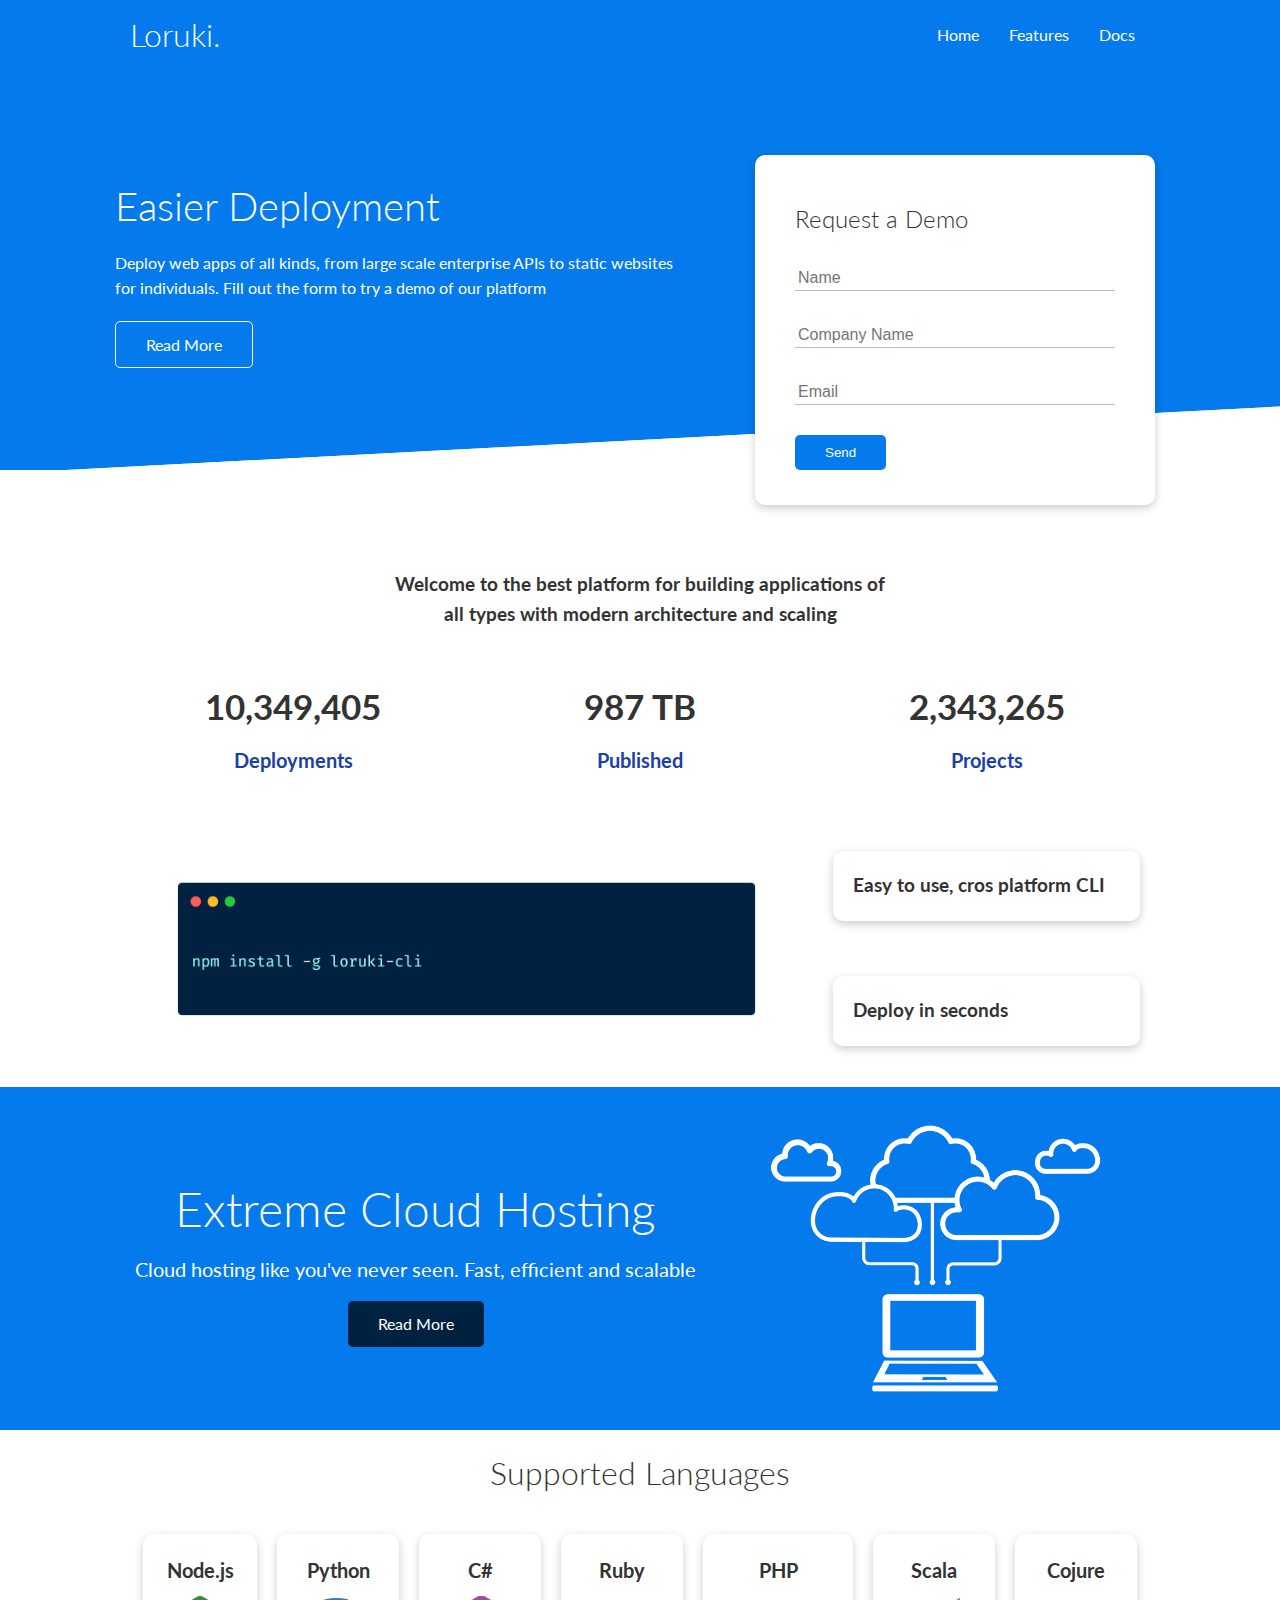
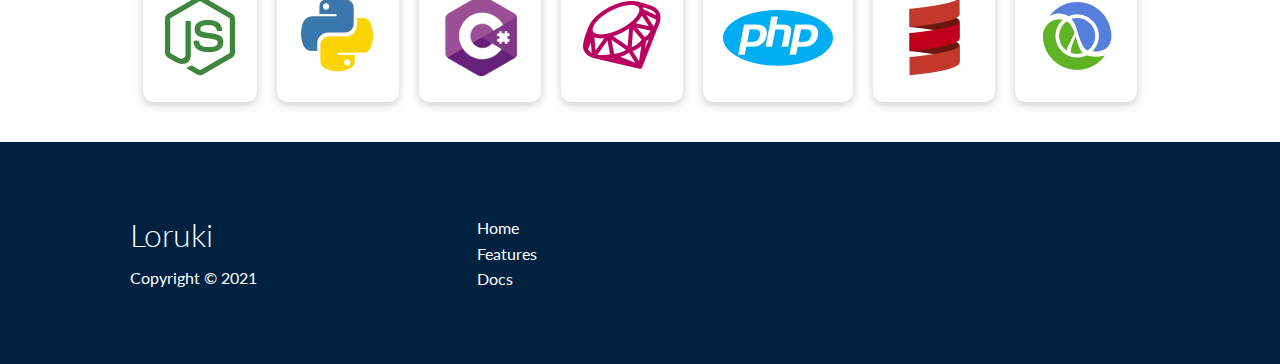
<file: css-fully-responsive-website-with-animations/index.html>
<!DOCTYPE html>
<html lang="en">
<head>
    <meta charset="UTF-8">
    <meta http-equiv="X-UA-Compatible" content="IE=edge">
    <meta name="viewport" content="width=device-width, initial-scale=1.0">
    <link rel="stylesheet" href="https://cdnjs.cloudflare.com/ajax/libs/font-awesome/5.15.3/css/all.min.css" integrity="sha512-iBBXm8fW90+nuLcSKlbmrPcLa0OT92xO1BIsZ+ywDWZCvqsWgccV3gFoRBv0z+8dLJgyAHIhR35VZc2oM/gI1w==" crossorigin="anonymous" />
    <link rel="stylesheet" href="utilities.css">
    <link rel="stylesheet" href="style.css">
    <title>Loruki | Cloud Hosting For Everyone</title>
</head>
<body>
    <!-- Navbar -->
    <div class="navbar">
        <div class="container flex">
            <h1 class="logo">Loruki.</h1>
            <nav>
                <ul>
                    <li><a href="index.html">Home</a></li>
                    <li><a href="features.html">Features</a></li>
                    <li><a href="docs.html">Docs</a></li>
                </ul>    
            </nav>
        </div>
    </div>

    <!-- Showcase -->
    <section class="showcase">
        <div class="container grid">
            <div class="showcase-text">
                <h1>Easier Deployment</h1>
                <p>Deploy web apps of all kinds, from large scale enterprise APIs to static websites for individuals. Fill out the form to try a demo of our platform</p>
                <a href="features.html" class="btn btn-outline">Read More</a>
            </div>

            <div class="showcase-form card">
                <h2>Request a Demo</h2>
                <form>
                    <div class="form-control">
                        <input type="text" name="name" placeholder="Name" required>
                    </div>
                    <div class="form-control">
                        <input type="text" name="company" placeholder="Company Name" required>
                    </div>
                    <div class="form-control">
                        <input type="email" name="email" placeholder="Email" required>
                    </div>
                    <input type="submit" value="Send" class="btn btn-primary">
                </form>
            </div>
        </div>
    </section>

    <!-- Stats -->
    <section class="stats">
        <div class="container">
            <h3 class="stats-heading text-center my-1">
                Welcome to the best platform for building applications of all types with modern architecture and scaling
            </h3>

            <div class="grid grid-3 text-center my-4">
                <div>
                    <i class="fas fa-server fa-3x"></i>
                    <h3>10,349,405</h3>
                    <p class="text-secondary">Deployments</p>
                </div>

                <div>
                    <div>
                        <i class="fas fa-upload fa-3x"></i>
                        <h3>987 TB</h3>
                        <p class="text-secondary">Published</p>
                    </div>
                </div>

                <div>
                    <div>
                        <i class="fas fa-project-diagram fa-3x"></i>
                        <h3>2,343,265</h3>
                        <p class="text-secondary">Projects</p>
                    </div>
                </div>

            </div>

        </div>
    </section>

<!-- Cli -->
    <section class="cli">
        <div class="container grid">
            <img src="images/cli.png" alt="">
            <div class="card">
                <h3>Easy to use, cros platform CLI</h3>
            </div>
            <div class="card">
                <h3>Deploy in seconds</h3>
            </div>
            
        </div>
    </section>

<!-- Cloud -->
    <section class="cloud bg-primary my-2 py-2">
        <div class="container grid">
            <div class="text-center">
                <h2 class="h2 lg">Extreme Cloud Hosting</h2>
                <p class="lead my-1">Cloud hosting like you've never seen. Fast, efficient and scalable</p>
                <a href="features.html" class="btn btn-dark">Read More</a>
            </div>

            <img src="images/cloud.png" alt="">

        </div>
    </section>


<!-- Languages -->
<section class="languages">
    <h2 class="md text-center my-2">
        Supported Languages
    </h2>
    <div class="container flex">
        <div class="card">
            <h4>Node.js</h4>
            <img src="images/logos/node.png" alt="">
        </div>

        <div class="card">
            <h4>Python</h4>
            <img src="images/logos/python.png" alt="">
        </div>

        <div class="card">
            <h4>C#</h4>
            <img src="images/logos/csharp.png" alt="">
        </div>

        <div class="card">
            <h4>Ruby</h4>
            <img src="images/logos/ruby.png" alt="">
        </div>

        <div class="card">
            <h4>PHP</h4>
            <img src="images/logos/php.png" alt="">
        </div>

        <div class="card">
            <h4>Scala</h4>
            <img src="images/logos/scala.png" alt="">
        </div>

        <div class="card">
            <h4>Cojure</h4>
            <img src="images/logos/clojure.png" alt="">
        </div>

    </div>

</section>

<!-- Footer -->
<footer class="footer bg-dark py-5">
    <div class="container grid grid-3">
        <div class="footer-brand">
            <h1>Loruki</h1>
            <p>Copyright &copy; 2021</p>
        </div>
        <nav>
            <ul>
                <li><a href="index.html">Home</a></li>
                <li><a href="features.html">Features</a></li>
                <li><a href="docs.html">Docs</a></li>
            </ul>
        </nav>
        <div class="social">
            <a href="https//www.github.com"><i class="fab fa-github fa-2x"></i></a>
            <a href="https//www.facebook.com"><i class="fab fa-facebook fa-2x"></i></a>
            <a href="https//www.instagram.com"><i class="fab fa-instagram fa-2x"></i></a>
            <a href="https//www.twitter.com"><i class="fab fa-twitter fa-2x"></i></a>
        </div>
    </div>
</footer>


</body>
</html>
</file>
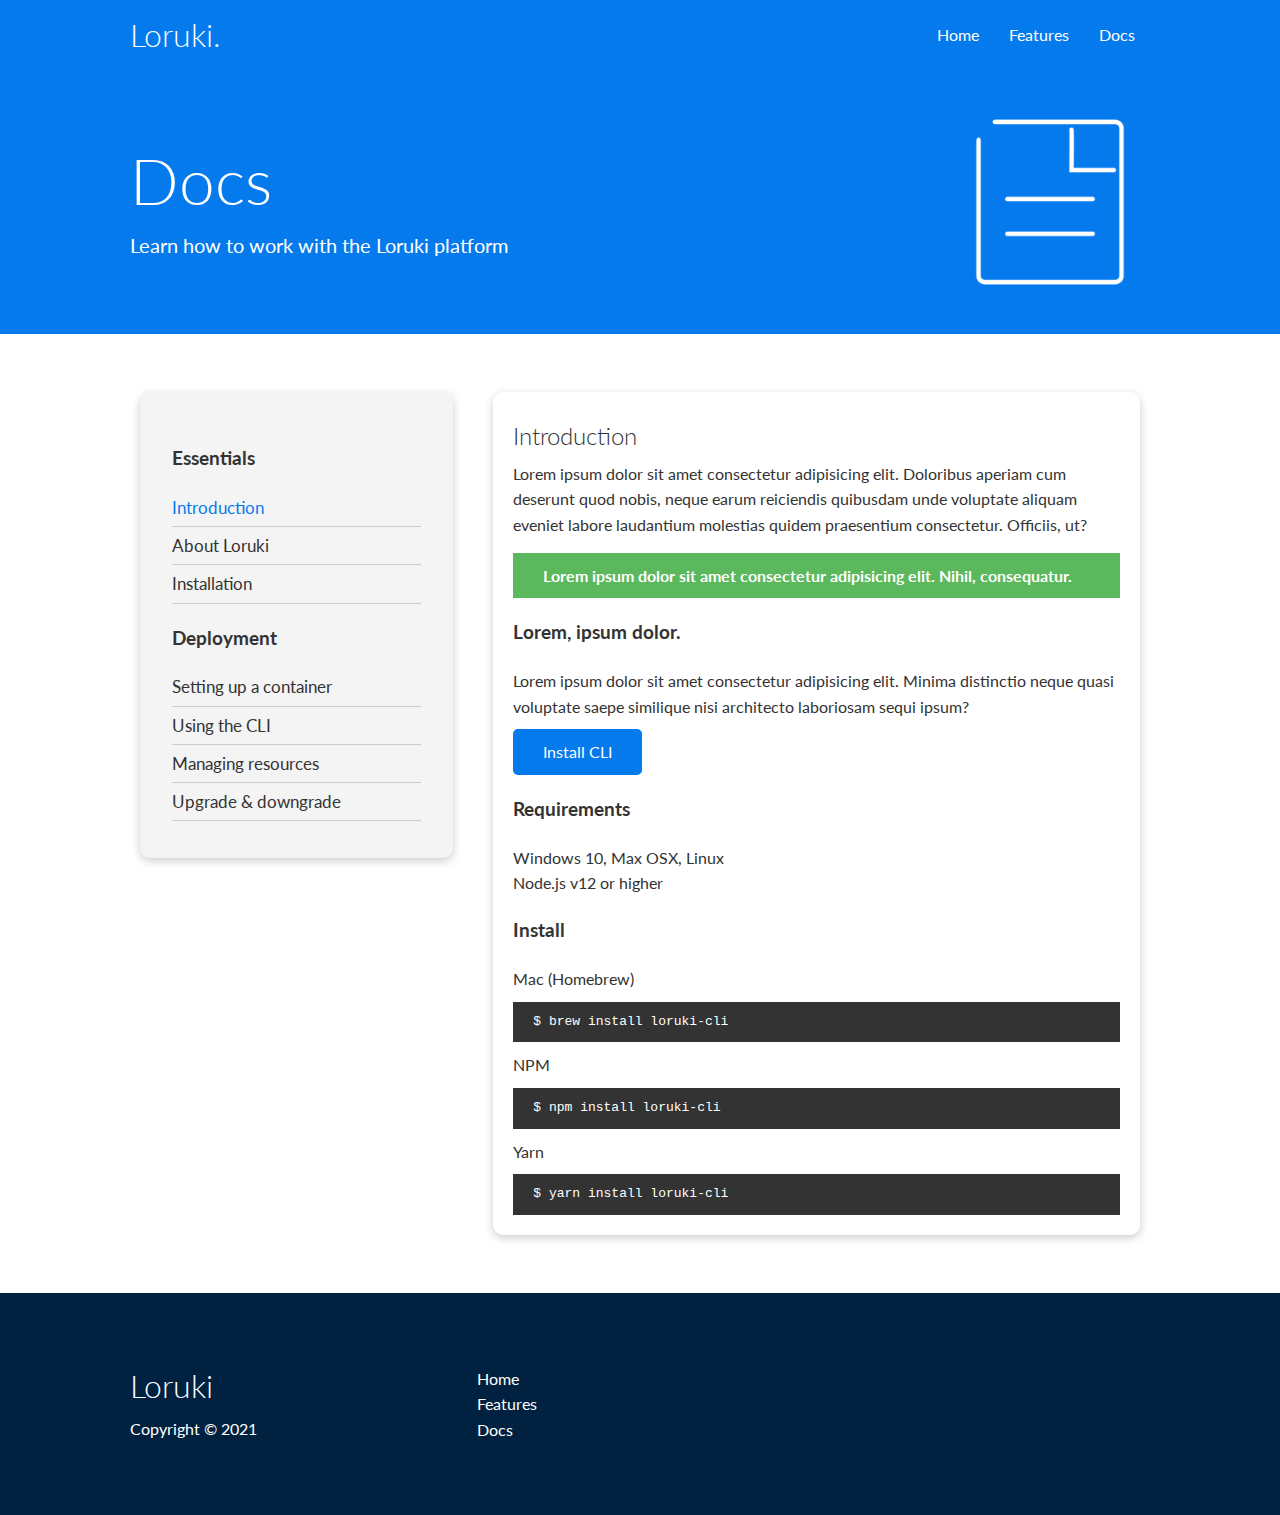
<file: css-fully-responsive-website-with-animations/docs.html>
<!DOCTYPE html>
<html lang="en">
<head>
    <meta charset="UTF-8">
    <meta http-equiv="X-UA-Compatible" content="IE=edge">
    <meta name="viewport" content="width=device-width, initial-scale=1.0">
    <link rel="stylesheet" href="https://cdnjs.cloudflare.com/ajax/libs/font-awesome/5.15.3/css/all.min.css" integrity="sha512-iBBXm8fW90+nuLcSKlbmrPcLa0OT92xO1BIsZ+ywDWZCvqsWgccV3gFoRBv0z+8dLJgyAHIhR35VZc2oM/gI1w==" crossorigin="anonymous" />
    <link rel="stylesheet" href="utilities.css">
    <link rel="stylesheet" href="style.css">
    <title>Loruki | Cloud Hosting For Everyone</title>
</head>
<body>
    <!-- Navbar -->
    <div class="navbar">
        <div class="container flex">
            <h1 class="logo">Loruki.</h1>
            <nav>
                <ul>
                    <li><a href="index.html">Home</a></li>
                    <li><a href="features.html">Features</a></li>
                    <li><a href="docs.html">Docs</a></li>
                </ul>    
            </nav>
        </div>
    </div>


<!-- Head -->
<section class="docs-head bg-primary py-3">
    <div class="container grid">
        <div>
            <h1 class="xl">Docs</h1>
            <p class="lead">Learn how to work with the Loruki platform</p>
        </div>
        <img src="images/docs.png" alt="">
    </div>
</section>


<!-- Docs main -->
<div class="docs-main my-4">
    <div class="container grid">
        <div class="card bg-light p-3">
            <h3 class="my-2">Essentials</h3>
            <nav>
                <ul>
                    <li><a class="text-primary" href="#">Introduction</a></li>
                    <li><a href="#">About Loruki</a></li>
                    <li><a href="#">Installation</a></li>
                </ul>
            </nav>

            <h3 class="my-2">Deployment</h3>
            <nav>
                <ul>
                    <li><a href="#">Setting up a container</a></li>
                    <li><a href="#">Using the CLI</a></li>
                    <li><a href="#">Managing resources</a></li>
                    <li><a href="#">Upgrade & downgrade</a></li>
                </ul>
            </nav>
        </div>

        <div class="card">
            <h2>Introduction</h2>
            <p>Lorem ipsum dolor sit amet consectetur adipisicing elit. Doloribus aperiam cum deserunt quod nobis, neque earum reiciendis quibusdam unde voluptate aliquam eveniet labore laudantium molestias quidem praesentium consectetur. Officiis, ut?</p>

            <div class="alert alert-success">
                <i class="fas fa-info"></i>Lorem ipsum dolor sit amet consectetur adipisicing elit. Nihil, consequatur.
            </div>

            <h3>Lorem, ipsum dolor.</h3>
            <p>Lorem ipsum dolor sit amet consectetur adipisicing elit. Minima distinctio neque quasi voluptate saepe similique nisi architecto laboriosam sequi ipsum?</p>
            <a href="#" class="btn btn-primary">Install CLI</a>

            <h3>Requirements</h3>
            <ul>
                <li>Windows 10, Max OSX, Linux</li>
                <li>Node.js v12 or higher</li>
            </ul>

            <h3>Install</h3>
            <p>Mac (Homebrew)</p>
            <pre><code>$ brew install loruki-cli</code></pre>
            <p>NPM</p>
            <pre><code>$ npm install loruki-cli</code></pre>
            <p>Yarn</p>
            <pre><code>$ yarn install loruki-cli</code></pre>

        </div>

    </div>
</div>




<!-- Footer -->
<footer class="footer bg-dark py-5">
    <div class="container grid grid-3">
        <div>
            <h1>Loruki</h1>
            <p>Copyright &copy; 2021</p>
        </div>
        <nav>
            <ul>
                <li><a href="index.html">Home</a></li>
                <li><a href="features.html">Features</a></li>
                <li><a href="docs.html">Docs</a></li>
            </ul>
        </nav>
        <div class="social">
            <a href="https//www.github.com"><i class="fab fa-github fa-2x"></i></a>
            <a href="https//www.facebook.com"><i class="fab fa-facebook fa-2x"></i></a>
            <a href="https//www.instagram.com"><i class="fab fa-instagram fa-2x"></i></a>
            <a href="https//www.twitter.com"><i class="fab fa-twitter fa-2x"></i></a>
        </div>
    </div>
</footer>


</body>
</html>
</file>
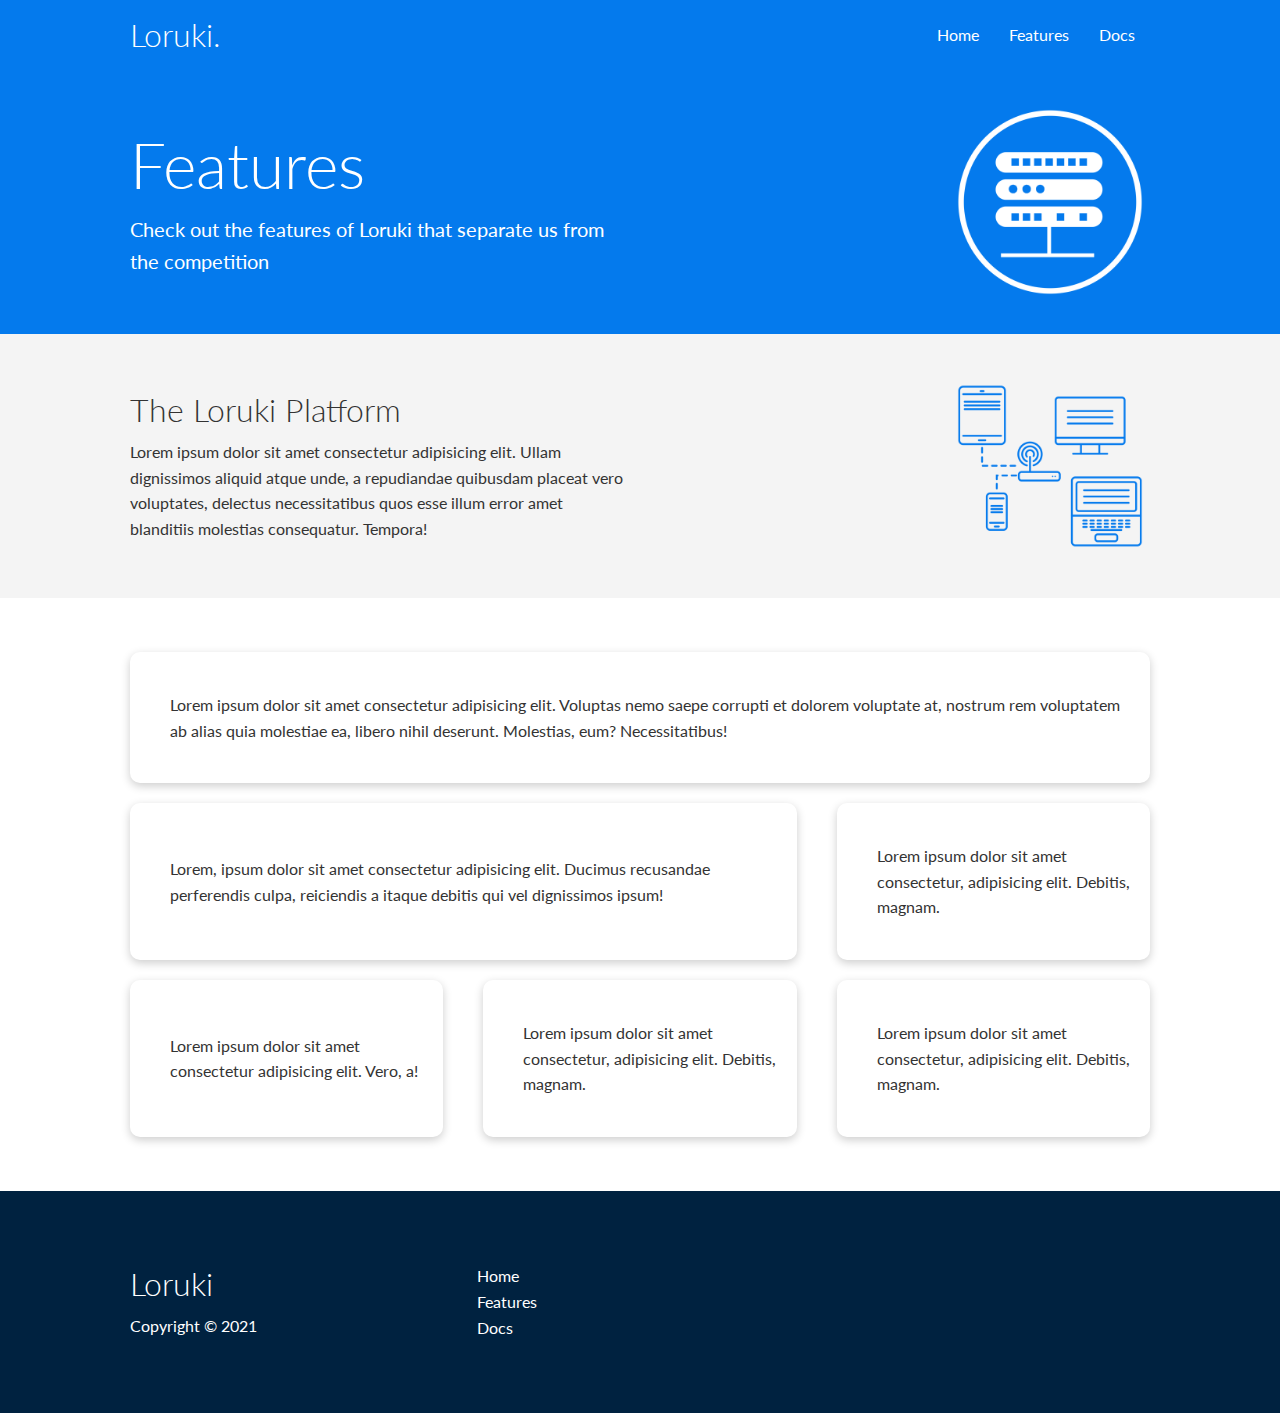
<file: css-fully-responsive-website-with-animations/features.html>
<!DOCTYPE html>
<html lang="en">
<head>
    <meta charset="UTF-8">
    <meta http-equiv="X-UA-Compatible" content="IE=edge">
    <meta name="viewport" content="width=device-width, initial-scale=1.0">
    <link rel="stylesheet" href="https://cdnjs.cloudflare.com/ajax/libs/font-awesome/5.15.3/css/all.min.css" integrity="sha512-iBBXm8fW90+nuLcSKlbmrPcLa0OT92xO1BIsZ+ywDWZCvqsWgccV3gFoRBv0z+8dLJgyAHIhR35VZc2oM/gI1w==" crossorigin="anonymous" />
    <link rel="stylesheet" href="utilities.css">
    <link rel="stylesheet" href="style.css">
    <title>Loruki | Cloud Hosting For Everyone</title>
</head>
<body>
    <!-- Navbar -->
    <div class="navbar">
        <div class="container flex">
            <h1 class="logo">Loruki.</h1>
            <nav>
                <ul>
                    <li><a href="index.html">Home</a></li>
                    <li><a href="features.html">Features</a></li>
                    <li><a href="docs.html">Docs</a></li>
                </ul>    
            </nav>
        </div>
    </div>


<!-- Head -->
<section class="features-head bg-primary py-3">
    <div class="container grid">
        <div>
            <h1 class="xl">Features</h1>
            <p class="lead">Check out the features of Loruki that separate us from the competition</p>
        </div>
        <img src="images/server.png" alt="">
    </div>
</section>

<!-- Sub head -->
<section class="features-head bg-light py-3">
    <div class="container grid">
        <div>
            <h1 class="md">The Loruki Platform</h1>
            <p>Lorem ipsum dolor sit amet consectetur adipisicing elit. Ullam dignissimos aliquid atque unde, a repudiandae quibusdam placeat vero voluptates, delectus necessitatibus quos esse illum error amet blanditiis molestias consequatur. Tempora!</p>
        </div>
        <img src="images/server2.png" alt="">
    </div>
</section>

<!-- Features main -->
<section class="features-main my-2">
    <div class="container grid grid-3">
        <div class="card flex">
            <i class="fas fa-server fa-3x"></i>
            <p>Lorem ipsum dolor sit amet consectetur adipisicing elit. Voluptas nemo saepe corrupti et dolorem voluptate at, nostrum rem voluptatem ab alias quia molestiae ea, libero nihil deserunt. Molestias, eum? Necessitatibus!</p>
        </div>
        <div class="card flex">
            <i class="fas fa-network-wired fa-3x"></i>
            <p>
                Lorem, ipsum dolor sit amet consectetur adipisicing elit. Ducimus
                recusandae perferendis culpa, reiciendis a itaque debitis qui vel
                dignissimos ipsum!
            </p>
        </div>
        <div class="card flex">
            <i class="fas fa-laptop-code fa-3x"></i>
            <p>
                Lorem ipsum dolor sit amet consectetur, adipisicing elit. Debitis,
                magnam.
            </p>
        </div>
        <div class="card flex">
            <i class="fas fa-database fa-3x"></i>
            <p>
                Lorem ipsum dolor sit amet consectetur adipisicing elit. Vero, a!
            </p>
        </div>
        <div class="card flex">
            <i class="fas fa-power-off fa-3x"></i>
            <p>
                Lorem ipsum dolor sit amet consectetur, adipisicing elit. Debitis,
                magnam.
            </p>
        </div>
        <div class="card flex">
            <i class="fas fa-upload fa-3x"></i>
            <p>
                Lorem ipsum dolor sit amet consectetur, adipisicing elit. Debitis,
                magnam.
            </p>
        </div>
    </div>
</section>

<!-- Footer -->
<footer class="footer bg-dark py-5">
    <div class="container grid grid-3">
        <div>
            <h1>Loruki</h1>
            <p>Copyright &copy; 2021</p>
        </div>
        <nav>
            <ul>
                <li><a href="index.html">Home</a></li>
                <li><a href="features.html">Features</a></li>
                <li><a href="docs.html">Docs</a></li>
            </ul>
        </nav>
        <div class="social">
            <a href="https//www.github.com"><i class="fab fa-github fa-2x"></i></a>
            <a href="https//www.facebook.com"><i class="fab fa-facebook fa-2x"></i></a>
            <a href="https//www.instagram.com"><i class="fab fa-instagram fa-2x"></i></a>
            <a href="https//www.twitter.com"><i class="fab fa-twitter fa-2x"></i></a>
        </div>
    </div>
</footer>


</body>
</html>
</file>
<file: css-fully-responsive-website-with-animations/utilities.css>
.container {
    max-width: 1100px;
    margin: 0 auto;
    overflow: auto;
    padding: 0 40px;
}

.card {
    background-color: #fff;
    color: #333;
    border-radius: 10px;
    box-shadow: 0 3px 10px rgba(0, 0, 0, 0.2);
    padding: 20px;
    margin: 10px;
}

.btn {
    display: inline-block;
    padding: 10px 30px;
    cursor: pointer;
    background: var(--primary-color);
    color: #fff;
    border: none;
    border-radius: 5px;
}

.btn-outline {
    background: transparent;
    border: 1px solid #fff;
}

.btn:hover {
    transform: scale(0.98);
}

/* Backgrounds & Coloured buttons  */
.bg-primary, 
.btn-primary {
    background-color: var(--primary-color);
    color: #fff;
}

.bg-secondary, 
.btn-secondary {
    background-color: var(--secondary-color);
    color: #fff;
}

.bg-dark, 
.btn-dark {
    background-color: var(--dark-color);
    color: #fff;
}

.bg-light, 
.btn-light {
    background-color: var(--light-color);
    color: #333;
}

.bg-primary a, 
.btn-primary a,
.bg-secondary a, 
.btn-secondary a,
.bg-dark a, 
.btn-dark a {
    color: #fff;
}


/* Text colors */

.text-primary {
    color: var(--primary-color);
}

.text-secondary {
    color: var(--secondary-color);
}

.text-dark {
    color: var(--dark-color);
}

.text-light {
    color: var(--light-color);
}




/* Test sizes */
.lead {
    font-size: 20px;
}

.sm {
    font-size: 1rem;
}

.md {
    font-size: 2rem;
}

.lg {
    font-size: 3rem;
}

.xl {
    font-size: 4rem;
}


.text-center {
    text-align: center;
}

/* Alert */
.alert {
    background-color: var(--light-color);
    padding: 10px 20px;
    font-weight: bold;
    margin: 15px 0;
}

.alert i {
    margin-right: 10px;
}

.alert-success{
    background-color: var(--success-color);
    color: #fff;
}

.alert-error{
    background-color: var(--error-color);
    color: #fff;
}





.flex {
    display: flex;
    justify-content: center;
    align-items: center;
    height: 100%;
}

.grid {
    display: grid;
    grid-template-columns: repeat(2, 1fr);
    gap: 20px;
    justify-content: center;
    align-items: center;
    height: 100%;
}

.grid-3 {
    grid-template-columns: repeat(3, 1fr);
}




/* Margin */
.my-1 {
    margin: 1rem 0;
}

.my-2 {
    margin: 1.5rem 0;
}

.my-3 {
    margin: 2rem 0;
}

.my-4 {
    margin: 3rem 0;
}

.my-5 {
    margin: 4rem 0;
}

/* Margin all around */

.m-1 {
    margin: 1rem;
}

.m-2 {
    margin: 1.5rem;
}

.m-3 {
    margin: 2rem;
}

.m-4 {
    margin: 3rem;
}

.m-5 {
    margin: 4rem;
}





/* Padding */
.py-1 {
    padding: 1rem 0;
}

.py-2 {
    padding: 1.5rem 0;
}

.py-3 {
    padding: 2rem 0;
}

.py-4 {
    padding: 3rem 0;
}

.py-5 {
    padding: 4rem 0;
}

/* Padding all around */

.p-1 {
    padding: 1rem;
}

.p-2 {
    padding: 1.5rem;
}

.p-3 {
    padding: 2rem;
}

.p-4 {
    padding: 3rem;
}

.p-5 {
    padding: 4rem;
}
</file>
<file: css-fully-responsive-website-with-animations/style.css>
@import url('https://fonts.googleapis.com/css2?family=Lato:wght@300&display=swap');

:root {
    --primary-color: #047aed;
    --secondary-color: #1c3fa8;
    --dark-color: #002240;
    --light-color: #f4f4f4;
    --success-color: #5cb85c;
    --error-color: #d9534f;
}

*{
    box-sizing: border-box;
    padding: 0;
    margin: 0;
}

body {
    font-family: 'Lato', sans-serif;
    color: #333;
    line-height: 1.6;
}

ul {
    list-style: none;
}

a {
    text-decoration: none;
    color: #333;
}

h1, h2 {
    font-weight: 300;
    line-height: 1.2;
    margin: 10px 0;
}

p {
    margin: 10px 0;
}

img {
    width: 100%;
}

code, pre {
    background: #333;
    color: #fff;
    padding: 10px;
}


/* Navbar  */
.navbar {
    background-color: var(--primary-color);
    color: #fff;
    height: 70px;
}

.navbar ul {
    display: flex;
}

.navbar a {
    color: #fff;
    padding: 10px;
    margin: 0 5px;
}

.navbar a:hover{
    border-bottom: 2px solid #fff;
}

.navbar .flex{
    justify-content: space-between;
}

/* Showcase / Hero */
.showcase {
    height: 400px;
    background-color: var(--primary-color);
    color: #fff;
    position: relative;
}

.showcase h1{
    font-size: 40px;
}

.showcase p {
    margin: 20px 0;
}

.showcase .grid {
    grid-template-columns: 55% 45%;
    gap: 30px;
    overflow: visible;
}

.showcase-text {
    animation: slideInFromLeft 1s ease-in;
}


.showcase-form {
    position: relative;
    top: 60px;
    height: 350px;
    width: 400px;
    padding: 40px;
    z-index: 100;
    justify-self: flex-end;
    animation: slideInFromRight 1s ease-in;
}

.showcase-form .form-control {
    margin: 30px 0;
}

.showcase-form input[type='text'], 
.showcase-form input[type='email'] {
    border: 0;
    border-bottom: 1px solid #b4becb;
    width: 100%;
    padding: 3px;
    font-size: 16px;
}

.showcase-form input:focus{
    outline: none;
}

.showcase::before, 
.showcase::after {
    content: '';
    position: absolute;
    height: 100px;
    bottom: -70px;
    right: 0;
    left: 0;
    background: #fff;
    transform: skewY(-3deg);
    -webkit-transform: skewY(-3deg);
    -moz-transform: skewY(-3deg);
    -ms-transform: skewY(-3deg);
}

/* Stats */
.stats {
    padding-top: 100px;
    animation: slideInFromBottom 1s ease-in;
}

.stats-heading {
    max-width: 500px;
    margin: auto;
}

.stats .grid h3 {
    font-size: 35px;
}

.stats .grid p {
    font-size: 20px;
    font-weight: bold;
}


/* Cli */
.cli .grid {
    grid-template-columns: repeat(3, 1fr);
    grid-template-rows: repeat(2, 1fr);
}

.cli .grid > *:first-child {
    grid-column: 1 / span 2;
    grid-row: 1 / span 2;
}


/* Cloud  */
.cloud .grid {
    grid-template-columns: 4fr 3fr;
}

/* Languages */
.languages .flex {
    flex-wrap: wrap;
}

.languages .card {
    text-align: center;
    margin: 18px 10px 40px;
    transition: 0.2s ease-in;
}

.languages .card h4 {
    font-size: 20px;
    margin-bottom: 10px;
}

.languages .card:hover {
    transform: translateY(-15px);
}


/* Features */
.features-head img,
.docs-head img {
    width: 200px;
    justify-self: flex-end;
}

.features-sub-head img {
    width: 300px;
    justify-self: flex-end;
}

.features-main .card > i {
    margin-right: 20px;
}

.features-main .grid {
    padding: 30px;
}

.features-main .grid > *:first-child {
    grid-column: 1 / span 3;
}

.features-main .grid > *:nth-child(2) {
    grid-column: 1 / span 2;
}

/* Docs */
.docs-main h3 {
    margin: 20px 0;
}

.docs-main .grid {
    grid-template-columns: 1fr 2fr;
    align-items: flex-start;
}

.docs-main nav li {
    font-size: 17px;
    padding-bottom: 5px;
    margin-bottom: 5px;
    border-bottom: 1px solid #ccc;
}

.docs-main a:hover {
    font-weight: bold;
}





/* Footer */
.footer .social a {
    margin: 0 10px;
}



@media (min-width: 769px) and (max-width: 980px) {
    .showcase {
        height: auto;
    }

    .showcase-text {
        text-align: center;
        margin-top: 40px;
    }

    .showcase-form{
        justify-self: center;
        margin: auto;
        width: 90%;
    }

}


/* Animations */
@keyframes slideInFromLeft {
    0% {
        transform: translateX(-100%);
    }

    100% {
        transform: translateX(0);
    }
}

@keyframes slideInFromRight {
    0% {
        transform: translateX(100%);
    }

    100% {
        transform: translateX(0);
    }
}

@keyframes slideInFromTop {
    0% {
        transform: translateY(-100%);
    }

    100% {
        transform: translateX(0);
    }
}

@keyframes slideInFromBottom {
    0% {
        transform: translateY(100%);
    }

    100% {
        transform: translateX(0);
    }
}








/* Tablets and under */
@media(max-width: 768px) {
    .grid,
    .showcase .grid,
    .stats .grid,
    .cli .grid,
    .cloud .grid,
    .features-main .grid,
    .docs-main .grid {
        grid-template-columns: 1fr;
        grid-template-columns: 1fr;
    }
 
    .showcase {
        height: auto;
    }

    .showcase-text {
        text-align: center;
        margin-top: 40px;
        animation: slideInFromTop 1s ease-in;
    }

    .showcase-form{
        justify-self: center;
        margin: auto;
        animation: slideInFromBottom 1s ease-in;
    }

    .cli .grid > *:first-child {
        grid-column: 1;
        grid-row: 1;
    }

    /* Features and Docs */
    .features-sub-head,
    .features-head,
    .docs-head {
        text-align: center;
    }

    .features-sub-head img,
    .features-head img,
    .docs-head img {
        justify-self: center;
    }


    .features-main .grid >*:first-child,
    .features-main .grid >*:nth-child(2) {
        grid-column: 1;
    }



    /* Inizio - Da imuovere in base alle preferenze */
    .footer-brand *{
        display: flex;
        flex-direction: row;
        justify-content: center;
    }
    
    footer nav ul {
        display: flex;
        flex-direction: row;
        justify-content: space-around; 
        margin: 40px auto;
    }

    .social {
        display: flex;
        flex-direction: row;
        justify-content: center;
    }
    /* Fine - Da imuovere in base alle preferenze */
}



/* Mobile */
@media(max-width: 500px) {
    .navbar {
        height: 110px;
    }

    .navbar .flex {
        flex-direction: column;
    }

    .navbar ul {
        padding: 10px;
        background-color: rgba(0, 0, 0, 0.1);
    }

    .showcase-text {
        text-align: center;
        margin-top: 40px;
        justify-self: center;
        width: 85%;
    }



}
</file>
